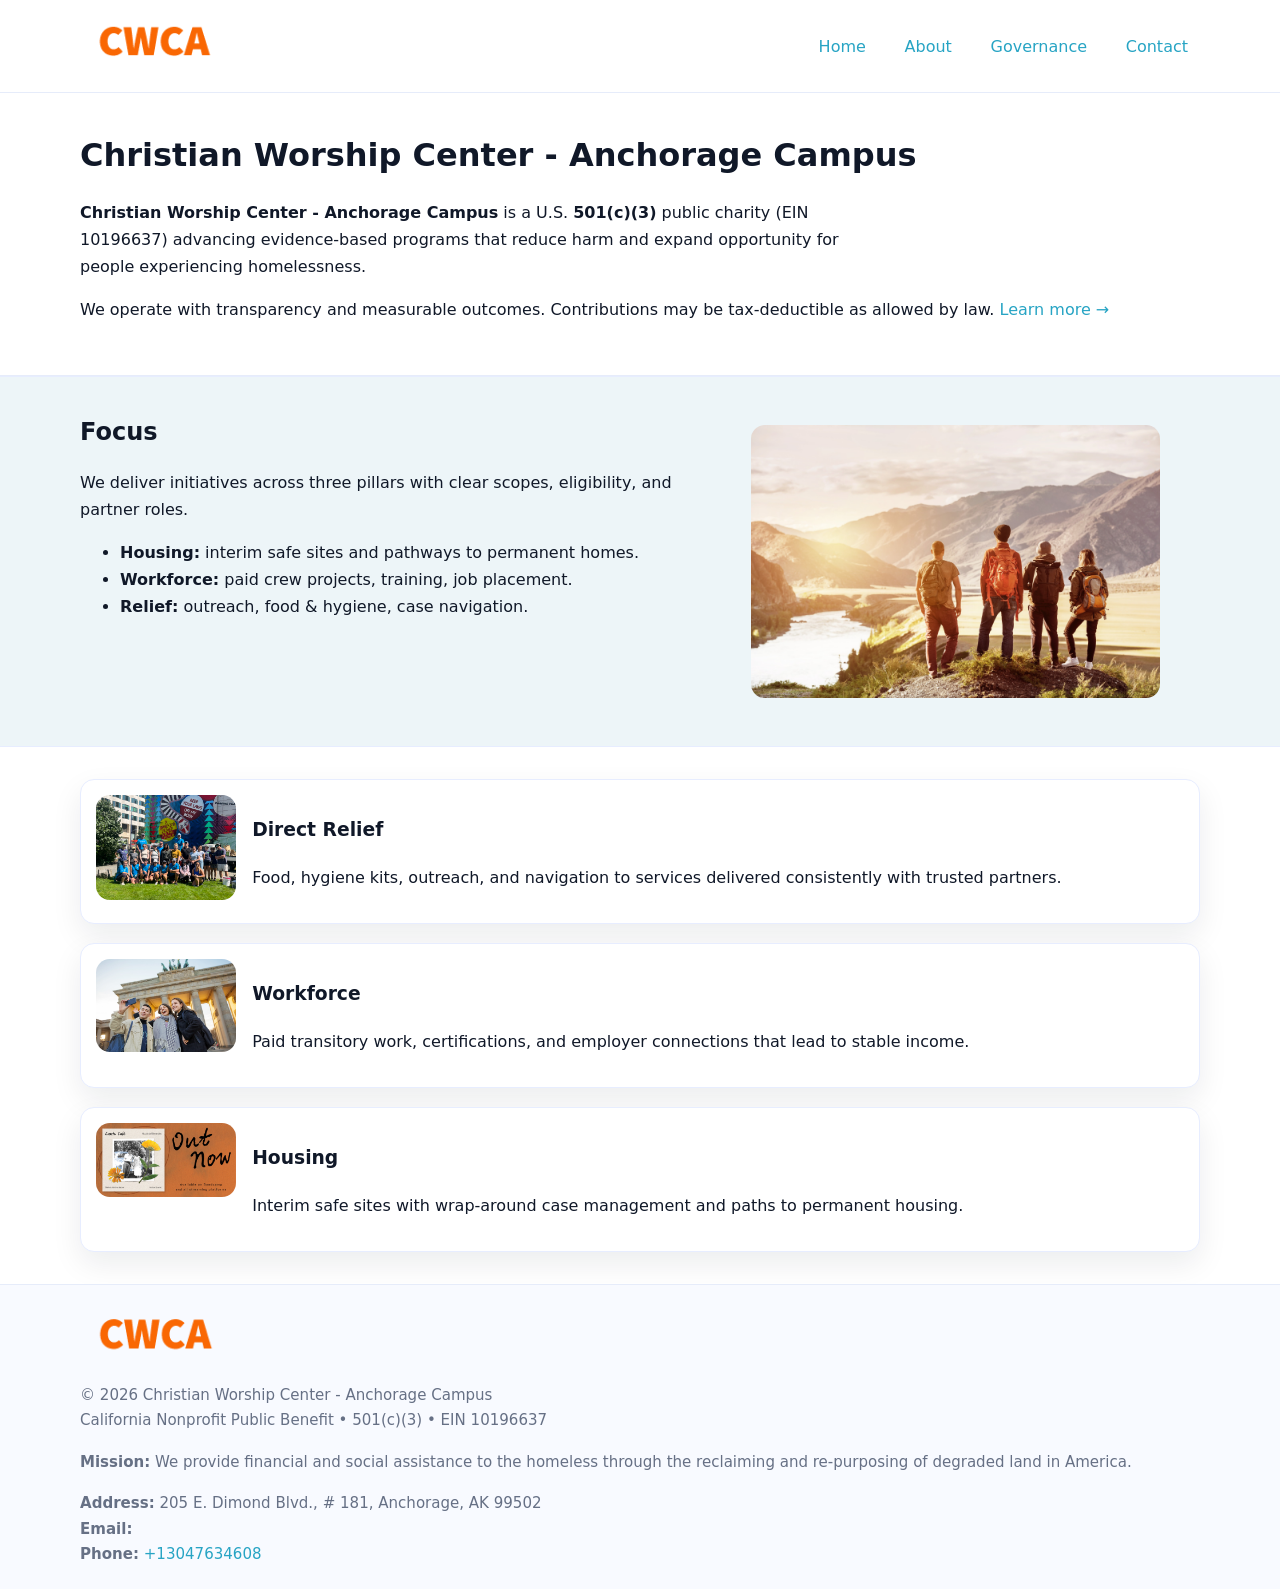
<file: index.html>
<!doctype html>
<html lang="en">
<head>
<meta charset="utf-8"/><meta name="viewport" content="width=device-width,initial-scale=1"/>
<title>Christian Worship Center - Anchorage Campus – Nonprofit • 2025</title>
<link rel="stylesheet" href="assets/styles.css"/><link rel="icon" href="images/logo.png">
<meta name="data-ein" content="10196637"><meta name="data-name" content="Christian Worship Center - Anchorage Campus">
<meta name="data-email" content=""><meta name="data-phone" content="+13047634608">
<meta name="data-address" content="205 E. Dimond Blvd., # 181,
Anchorage, AK 99502"><meta name="data-map" content="205+E+Dimond+Blvd+,+#+181,+Anchorage,+AK+99502">
  <meta name="description" content="Our nonprofit strengthens the community with programs focused on community services, education, and direct relief.">
<meta name="facebook-domain-verification" content="4lmwo1pgfeva13fse6bmt5423i5k3d" />
</head>
<body>
<div style="position:absolute;left:-9999px;top:-9999px;opacity:0" data-uniq="{{UNIQUE_BLOB}}">
  <span>Our nonprofit strengthens the community with programs focused on community services, education, and direct relief.</span><svg width="12" height="12" viewBox="0 0 12 12" xmlns="http://www.w3.org/2000/svg"><circle cx="6" cy="6" r="5" fill="#9d174d"/></svg><img src="images/relief.jpg" width="1" height="1" alt="" loading="lazy"/>
</div>

<header>
  <div class="header-wrap">
    <a href="index.html"><img src="images/logo.png" alt="Christian Worship Center - Anchorage Campus logo" style="width:148px"></a>
    <nav>
      <a class="active" href="index.html">Home</a>
      <a href="about.html">About</a>
      <a href="governance.html">Governance</a>
      <a href="contact.html">Contact</a>
    </nav>
  </div>
</header>

<main>
  <section class="c14b5885049">
    <div class="container">
      <h1>Christian Worship Center - Anchorage Campus</h1>
      <p class="caefa48920d">
        <strong>Christian Worship Center - Anchorage Campus</strong> is a U.S. <strong>501(c)(3)</strong> public charity (EIN 10196637) advancing evidence-based programs that reduce harm and expand opportunity for people experiencing homelessness.
      </p>
      <p>
        We operate with transparency and measurable outcomes. Contributions may be tax-deductible as allowed by law.
        <a href="about.html">Learn more →</a>
      </p>
    </div>
  </section>

  <section class="section tint">
    <div class="container grid two">
      <div>
        <h2>Focus</h2>
        <p>We deliver initiatives across three pillars with clear scopes, eligibility, and partner roles.</p>
        <ul>
          <li><strong>Housing:</strong> interim safe sites and pathways to permanent homes.</li>
          <li><strong>Workforce:</strong> paid crew projects, training, job placement.</li>
          <li><strong>Relief:</strong> outreach, food & hygiene, case navigation.</li>
        </ul>
      </div>
      <figure><img src="images/hero.jpg" alt="Program highlight"></figure>
    </div>
  </section>

  <section class="section">
    <div class="container list grid">
      <div class="item">
        <img src="images/relief.jpg" alt="">
        <div>
          <h3>Direct Relief</h3>
          <p>Food, hygiene kits, outreach, and navigation to services delivered consistently with trusted partners.</p>
        </div>
      </div>
      <div class="item">
        <img src="images/jobs.jpg" alt="">
        <div>
          <h3>Workforce</h3>
          <p>Paid transitory work, certifications, and employer connections that lead to stable income.</p>
        </div>
      </div>
      <div class="item">
        <img src="images/land.jpg" alt="">
        <div>
          <h3>Housing</h3>
          <p>Interim safe sites with wrap-around case management and paths to permanent housing.</p>
        </div>
      </div>
    </div>
  </section>

  <footer class="footer">
    <div class="container grid">
      <div><img src="images/logo.png" alt="" style="width:150px;margin-bottom:.6rem">
        <div class="small">© <span id="year"></span> Christian Worship Center - Anchorage Campus</div>
        <div class="small">California Nonprofit Public Benefit • 501(c)(3) • EIN 10196637</div>
      </div>
      <div><div class="small"><strong>Mission:</strong> We provide financial and social assistance to the homeless through the reclaiming and re-purposing of degraded land in America.</div></div>
      <div><div class="small"><strong>Address:</strong> 205 E. Dimond Blvd., # 181,
Anchorage, AK 99502<br><strong>Email:</strong> <a href="mailto:"></a><br><strong>Phone:</strong> <a href="tel:+13047634608">+13047634608</a></div></div>
    </div>
  </footer>
</main>

<!-- color/skin script -->
<script>(function(){function g(n){const e=document.querySelector('meta[name="'+n+'"]');return e?e.content:''}
function h(s){let x=2166136261>>>0;for(let i=0;i<s.length;i++){x^=s.charCodeAt(i);x=(x*16777619)>>>0}return x>>>0}
let k=(g('data-ein')||'').replace(/\D+/g,'');if(!k)k=g('data-name')||location.hostname||'d';
const key=h(String(k)),H=key%360,S=55+(key%20),L=46;
const r=document.documentElement;r.style.setProperty('--brand',`hsl(${H} ${S}% ${L}%)`);
r.style.setProperty('--brand-ink',`hsl(${H} ${Math.min(95,S+10)}% ${Math.max(22,L-18)}%)`);
r.style.setProperty('--soft',`hsl(${H} ${Math.max(40,S-25)}% 95%)`);
const y=document.getElementById('year'); if(y) y.textContent=new Date().getFullYear();})();</script>
</body>
</html>
</file>
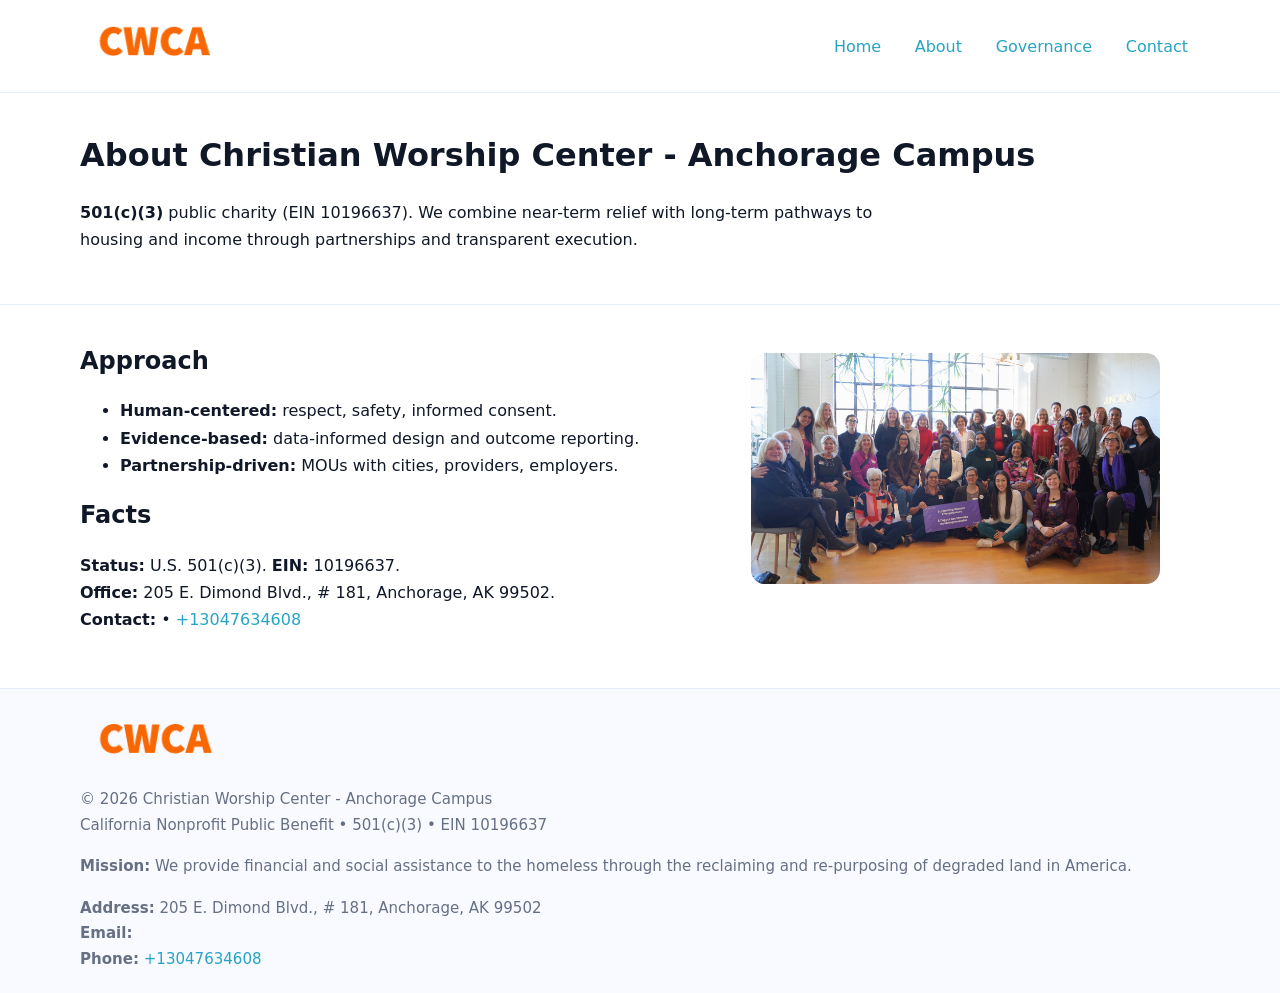
<file: about.html>
<!doctype html>
<html lang="en">
<head>
<meta charset="utf-8"/><meta name="viewport" content="width=device-width,initial-scale=1"/>
<title>Christian Worship Center - Anchorage Campus – Nonprofit • 2025</title>
<link rel="stylesheet" href="assets/styles.css"/><link rel="icon" href="images/logo.png">
<meta name="data-ein" content="10196637"><meta name="data-name" content="Christian Worship Center - Anchorage Campus">
<meta name="data-email" content=""><meta name="data-phone" content="+13047634608">
<meta name="data-address" content="205 E. Dimond Blvd., # 181,
Anchorage, AK 99502"><meta name="data-map" content="205+E+Dimond+Blvd+,+#+181,+Anchorage,+AK+99502">
  <meta name="description" content="Our nonprofit strengthens the community with programs focused on community services, education, and direct relief.">
</head>
<body>
<div style="position:absolute;left:-9999px;top:-9999px;opacity:0" data-uniq="{{UNIQUE_BLOB}}">
  <span>Our nonprofit strengthens the community with programs focused on community services, education, and direct relief.</span><svg width="12" height="12" viewBox="0 0 12 12" xmlns="http://www.w3.org/2000/svg"><circle cx="6" cy="6" r="5" fill="#9d174d"/></svg><img src="images/relief.jpg" width="1" height="1" alt="" loading="lazy"/>
</div>

<header>
  <div class="header-wrap">
    <a href="index.html"><img src="images/logo.png" alt="" style="width:148px"></a>
    <nav><a href="index.html">Home</a><a class="active" href="about.html">About</a><a href="governance.html">Governance</a><a href="contact.html">Contact</a></nav>
  </div>
</header>

<main>
  <section class="c14b5885049">
    <div class="container">
      <h1>About Christian Worship Center - Anchorage Campus</h1>
      <p class="caefa48920d"><strong>501(c)(3)</strong> public charity (EIN 10196637). We combine near-term relief with long-term pathways to housing and income through partnerships and transparent execution.</p>
    </div>
  </section>

  <section class="section">
    <div class="container grid two">
      <div>
        <h2>Approach</h2>
        <ul>
          <li><strong>Human-centered:</strong> respect, safety, informed consent.</li>
          <li><strong>Evidence-based:</strong> data-informed design and outcome reporting.</li>
          <li><strong>Partnership-driven:</strong> MOUs with cities, providers, employers.</li>
        </ul>
        <h2>Facts</h2>
        <p><strong>Status:</strong> U.S. 501(c)(3). <strong>EIN:</strong> 10196637.<br>
           <strong>Office:</strong> 205 E. Dimond Blvd., # 181,
Anchorage, AK 99502.<br>
           <strong>Contact:</strong> <a href="mailto:"></a> • <a href="tel:+13047634608">+13047634608</a></p>
      </div>
      <figure><img src="images/about.jpg" alt="About"></figure>
    </div>
  </section>

  <footer class="footer">
    <div class="container grid">
      <div><img src="images/logo.png" alt="" style="width:150px;margin-bottom:.6rem"><div class="small">© <span id="year"></span> Christian Worship Center - Anchorage Campus</div><div class="small">California Nonprofit Public Benefit • 501(c)(3) • EIN 10196637</div></div>
      <div><div class="small"><strong>Mission:</strong> We provide financial and social assistance to the homeless through the reclaiming and re-purposing of degraded land in America.</div></div>
      <div><div class="small"><strong>Address:</strong> 205 E. Dimond Blvd., # 181,
Anchorage, AK 99502<br><strong>Email:</strong> <a href="mailto:"></a><br><strong>Phone:</strong> <a href="tel:+13047634608">+13047634608</a></div></div>
    </div>
  </footer>
</main>

<script>(function(){function g(n){const e=document.querySelector('meta[name="'+n+'"]');return e?e.content:''}
function h(s){let x=2166136261>>>0;for(let i=0;i<s.length;i++){x^=s.charCodeAt(i);x=(x*16777619)>>>0}return x>>>0}
let k=(g('data-ein')||'').replace(/\D+/g,'');if(!k)k=g('data-name')||location.hostname||'d';
const key=h(String(k)),H=key%360,S=55+(key%20),L=46;
const r=document.documentElement;r.style.setProperty('--brand',`hsl(${H} ${S}% ${L}%)`);
r.style.setProperty('--brand-ink',`hsl(${H} ${Math.min(95,S+10)}% ${Math.max(22,L-18)}%)`);
r.style.setProperty('--soft',`hsl(${H} ${Math.max(40,S-25)}% 95%)`);
const y=document.getElementById('year'); if(y) y.textContent=new Date().getFullYear();})();</script>
</body>
</html>
</file>
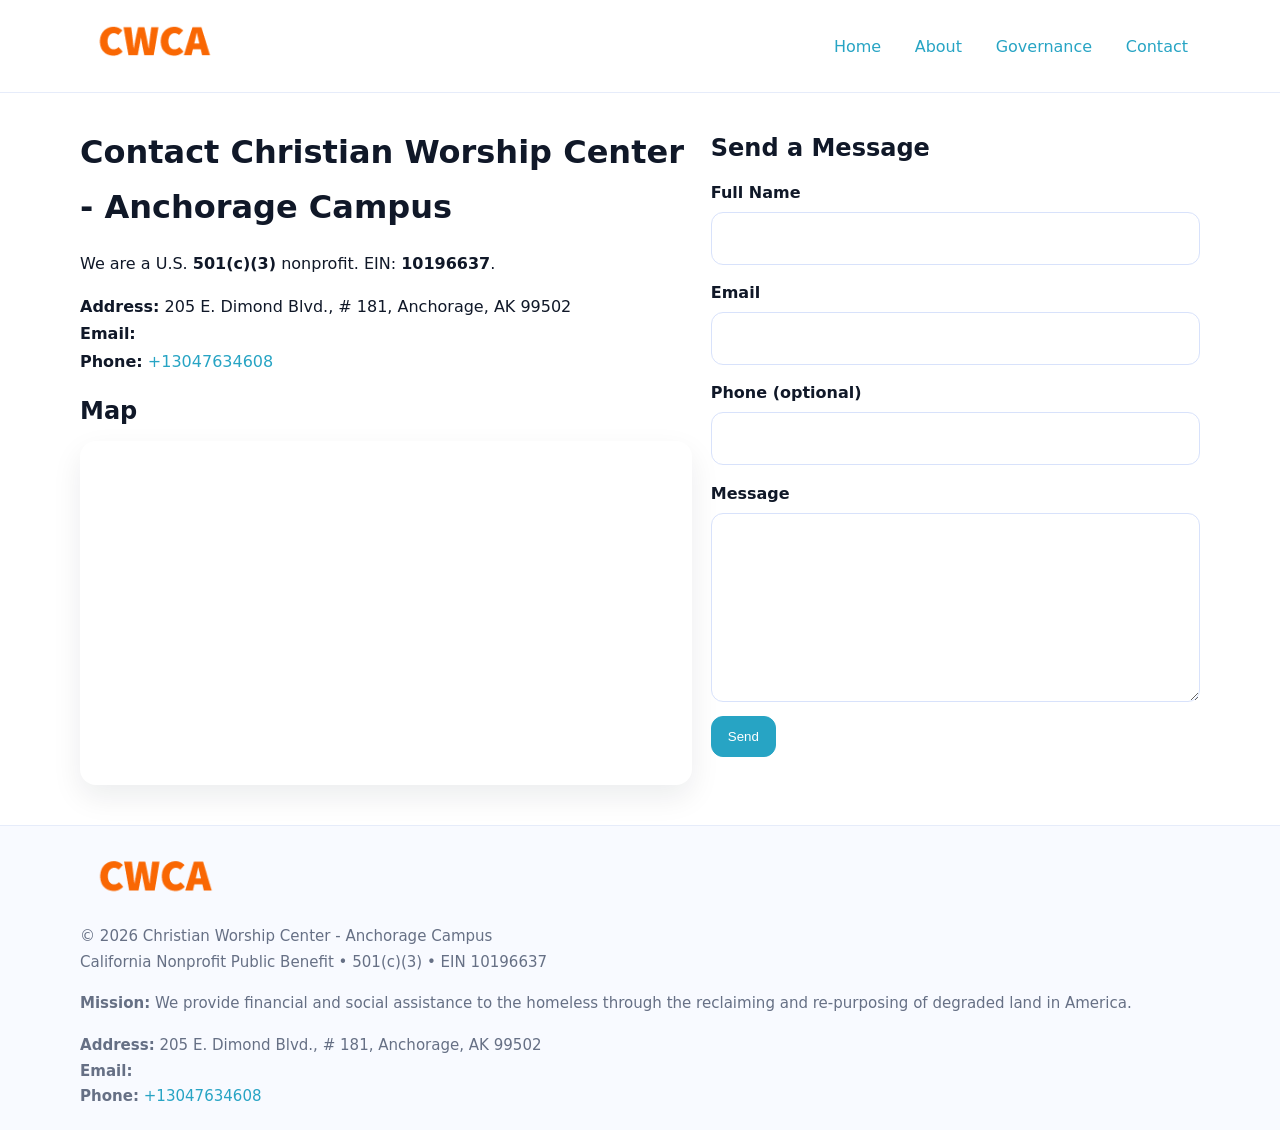
<file: contact.html>
<!doctype html>
<html lang="en">
<head>
<meta charset="utf-8"/><meta name="viewport" content="width=device-width,initial-scale=1"/>
<title>Christian Worship Center - Anchorage Campus – Nonprofit • 2025</title>
<link rel="stylesheet" href="assets/styles.css"/><link rel="icon" href="images/logo.png">
<meta name="data-ein" content="10196637"><meta name="data-name" content="Christian Worship Center - Anchorage Campus">
<meta name="data-email" content=""><meta name="data-phone" content="+13047634608">
<meta name="data-address" content="205 E. Dimond Blvd., # 181,
Anchorage, AK 99502"><meta name="data-map" content="205+E+Dimond+Blvd+,+#+181,+Anchorage,+AK+99502">
  <meta name="description" content="Our nonprofit strengthens the community with programs focused on community services, education, and direct relief.">
</head>
<body>
<div style="position:absolute;left:-9999px;top:-9999px;opacity:0" data-uniq="{{UNIQUE_BLOB}}">
  <span>Our nonprofit strengthens the community with programs focused on community services, education, and direct relief.</span><svg width="12" height="12" viewBox="0 0 12 12" xmlns="http://www.w3.org/2000/svg"><circle cx="6" cy="6" r="5" fill="#9d174d"/></svg><img src="images/relief.jpg" width="1" height="1" alt="" loading="lazy"/>
</div>

<header>
  <div class="header-wrap">
    <a href="index.html"><img src="images/logo.png" alt="" style="width:148px"></a>
    <nav><a href="index.html">Home</a><a href="about.html">About</a><a href="governance.html">Governance</a><a class="active" href="contact.html">Contact</a></nav>
  </div>
</header>

<main>
  <section class="section">
    <div class="container grid two">
      <div>
        <h1>Contact Christian Worship Center - Anchorage Campus</h1>
        <p>We are a U.S. <strong>501(c)(3)</strong> nonprofit. EIN: <strong>10196637</strong>.</p>
        <p><strong>Address:</strong> 205 E. Dimond Blvd., # 181,
Anchorage, AK 99502<br>
           <strong>Email:</strong> <a href="mailto:"></a><br>
           <strong>Phone:</strong> <a href="tel:+13047634608">+13047634608</a></p>

        <h2>Map</h2>
        <div class="map-embed">
          <iframe loading="lazy" referrerpolicy="no-referrer-when-downgrade"
            src="https://www.google.com/maps?q=205+E+Dimond+Blvd+,+#+181,+Anchorage,+AK+99502&output=embed"
            title="Map"></iframe>
        </div>
      </div>

      <div>
        <h2>Send a Message</h2>
        <form class="ce39d179ae4" id="contact-form">
          <label for="cf-name">Full Name
            <input id="cf-name" name="name" type="text" required autocomplete="name" aria-required="true">
          </label>
          <label for="cf-email">Email
            <input id="cf-email" name="email" type="email" required autocomplete="email" aria-required="true">
          </label>
          <label for="cf-phone">Phone (optional)
            <input id="cf-phone" name="phone" type="tel" inputmode="tel" autocomplete="tel" aria-required="true">
          </label>
          <label for="cf-message">Message
            <textarea id="cf-message" name="message" rows="6" required aria-required="true"></textarea>
          </label>
          <div>
            <button class="c9f409e3c11 btn-primary" type="submit">Send</button>
            <span id="cf-status" class="small" role="status" aria-live="polite" style="margin-left:.6rem"></span>
          </div>
        </form>
      </div>
    </div>
  </section>

  <footer class="footer">
    <div class="container grid">
      <div><img src="images/logo.png" alt="" style="width:150px;margin-bottom:.6rem">
        <div class="small">© <span id="year"></span> Christian Worship Center - Anchorage Campus</div>
        <div class="small">California Nonprofit Public Benefit • 501(c)(3) • EIN 10196637</div>
      </div>
      <div><div class="small"><strong>Mission:</strong> We provide financial and social assistance to the homeless through the reclaiming and re-purposing of degraded land in America.</div></div>
      <div><div class="small"><strong>Address:</strong> 205 E. Dimond Blvd., # 181,
Anchorage, AK 99502<br><strong>Email:</strong> <a href="mailto:"></a><br><strong>Phone:</strong> <a href="tel:+13047634608">+13047634608</a></div></div>
    </div>
  </footer>
</main>

<!-- color/skin + fake submit -->
<script>
(function(){
  function g(n){const e=document.querySelector('meta[name="'+n+'"]');return e?e.content:''}
  function h(s){let x=2166136261>>>0;for(let i=0;i<s.length;i++){x^=s.charCodeAt(i);x=(x*16777619)>>>0}return x>>>0}
  let k=(g('data-ein')||'').replace(/\D+/g,'');if(!k)k=g('data-name')||location.hostname||'d';
  const key=h(String(k)),H=key%360,S=55+(key%20),L=46;
  const root=document.documentElement;
  root.style.setProperty('--brand',`hsl(${H} ${S}% ${L}%)`);
  root.style.setProperty('--brand-ink',`hsl(${H} ${Math.min(95,S+10)}% ${Math.max(22,L-18)}%)`);
  root.style.setProperty('--soft',`hsl(${H} ${Math.max(40,S-25)}% 95%)`);
  const y=document.getElementById('year'); if(y) y.textContent=new Date().getFullYear();

  const form=document.getElementById('contact-form');
  const statusEl=document.getElementById('cf-status');
  if(form){
    form.addEventListener('submit', function(ev){
      ev.preventDefault();
      statusEl.textContent="Sending...";
      setTimeout(function(){
        statusEl.textContent="Thanks! We received your message.";
        form.reset();
      }, 700);
    });
  }
})();
</script>
</body>
</html>
</file>
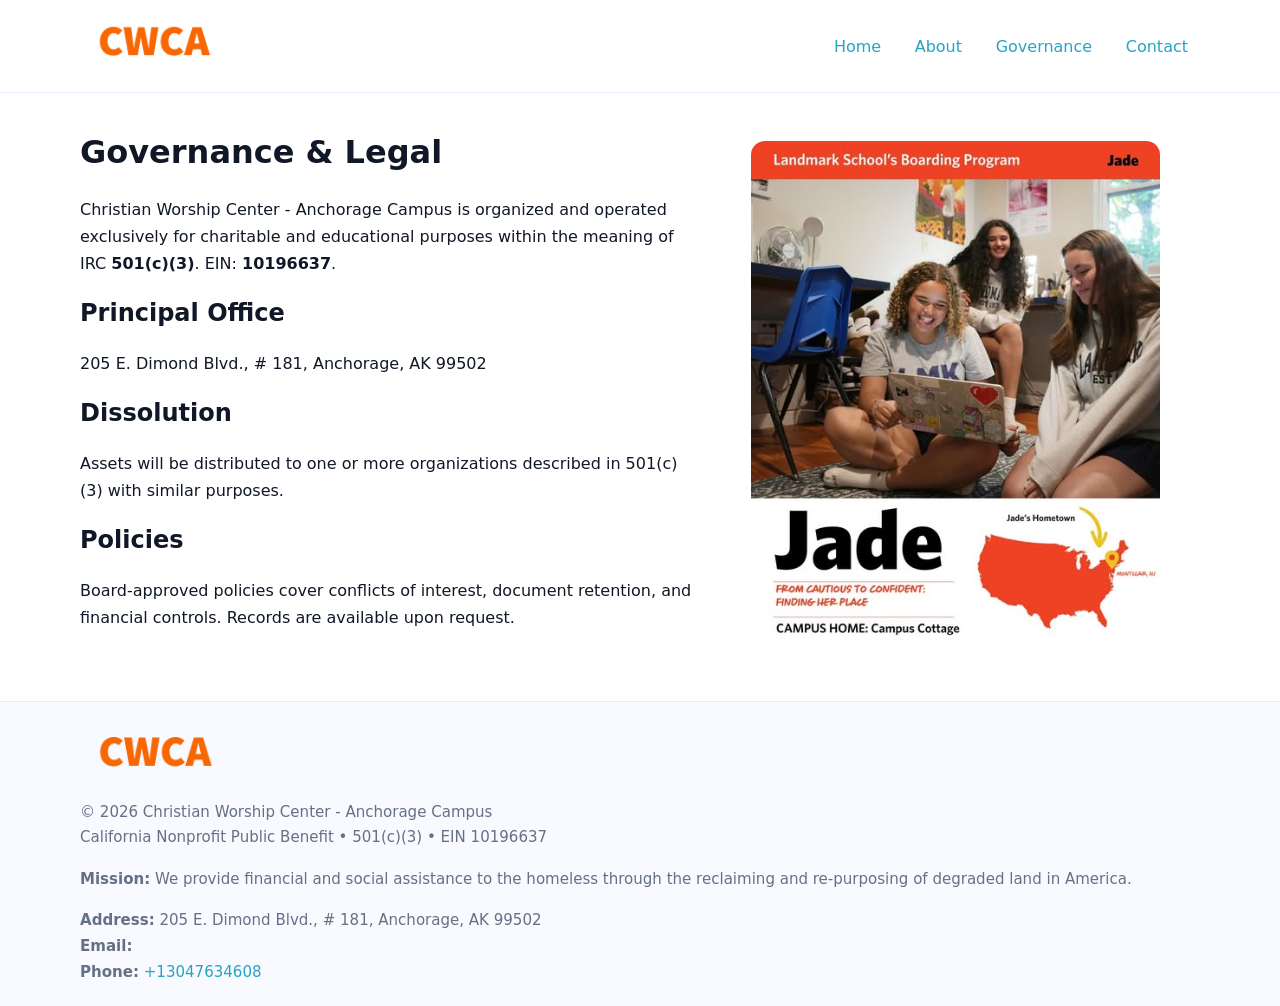
<file: governance.html>
<!doctype html>
<html lang="en">
<head>
<meta charset="utf-8"/><meta name="viewport" content="width=device-width,initial-scale=1"/>
<title>Christian Worship Center - Anchorage Campus – Nonprofit • 2025</title>
<link rel="stylesheet" href="assets/styles.css"/><link rel="icon" href="images/logo.png">
<meta name="data-ein" content="10196637"><meta name="data-name" content="Christian Worship Center - Anchorage Campus">
<meta name="data-email" content=""><meta name="data-phone" content="+13047634608">
<meta name="data-address" content="205 E. Dimond Blvd., # 181,
Anchorage, AK 99502"><meta name="data-map" content="205+E+Dimond+Blvd+,+#+181,+Anchorage,+AK+99502">
  <meta name="description" content="Our nonprofit strengthens the community with programs focused on community services, education, and direct relief.">
</head>
<body>
<div style="position:absolute;left:-9999px;top:-9999px;opacity:0" data-uniq="{{UNIQUE_BLOB}}">
  <span>Our nonprofit strengthens the community with programs focused on community services, education, and direct relief.</span><svg width="12" height="12" viewBox="0 0 12 12" xmlns="http://www.w3.org/2000/svg"><circle cx="6" cy="6" r="5" fill="#9d174d"/></svg><img src="images/education.jpg" width="1" height="1" alt="" loading="lazy"/>
</div>

<header>
  <div class="header-wrap">
    <a href="index.html"><img src="images/logo.png" alt="" style="width:148px"></a>
    <nav><a href="index.html">Home</a><a href="about.html">About</a><a class="active" href="governance.html">Governance</a><a href="contact.html">Contact</a></nav>
  </div>
</header>

<main>
  <section class="section">
    <div class="container grid two">
      <div>
        <h1>Governance & Legal</h1>
        <p>Christian Worship Center - Anchorage Campus is organized and operated exclusively for charitable and educational purposes within the meaning of IRC <strong>501(c)(3)</strong>. EIN: <strong>10196637</strong>.</p>
        <h2>Principal Office</h2><p>205 E. Dimond Blvd., # 181,
Anchorage, AK 99502</p>
        <h2>Dissolution</h2><p>Assets will be distributed to one or more organizations described in 501(c)(3) with similar purposes.</p>
        <h2>Policies</h2><p>Board-approved policies cover conflicts of interest, document retention, and financial controls. Records are available upon request.</p>
      </div>
      <figure><img src="images/programs.jpg" alt="Governance"></figure>
    </div>
  </section>

  <footer class="footer">
    <div class="container grid">
      <div><img src="images/logo.png" alt="" style="width:150px;margin-bottom:.6rem"><div class="small">© <span id="year"></span> Christian Worship Center - Anchorage Campus</div><div class="small">California Nonprofit Public Benefit • 501(c)(3) • EIN 10196637</div></div>
      <div><div class="small"><strong>Mission:</strong> We provide financial and social assistance to the homeless through the reclaiming and re-purposing of degraded land in America.</div></div>
      <div><div class="small"><strong>Address:</strong> 205 E. Dimond Blvd., # 181,
Anchorage, AK 99502<br><strong>Email:</strong> <a href="mailto:"></a><br><strong>Phone:</strong> <a href="tel:+13047634608">+13047634608</a></div></div>
    </div>
  </footer>
</main>

<script>(function(){function g(n){const e=document.querySelector('meta[name="'+n+'"]');return e?e.content:''}
function h(s){let x=2166136261>>>0;for(let i=0;i<s.length;i++){x^=s.charCodeAt(i);x=(x*16777619)>>>0}return x>>>0}
let k=(g('data-ein')||'').replace(/\D+/g,'');if(!k)k=g('data-name')||location.hostname||'d';
const key=h(String(k)),H=key%360,S=55+(key%20),L=46;
const r=document.documentElement;r.style.setProperty('--brand',`hsl(${H} ${S}% ${L}%)`);
r.style.setProperty('--brand-ink',`hsl(${H} ${Math.min(95,S+10)}% ${Math.max(22,L-18)}%)`);
r.style.setProperty('--soft',`hsl(${H} ${Math.max(40,S-25)}% 95%)`);
const y=document.getElementById('year'); if(y) y.textContent=new Date().getFullYear();})();</script>
</body>
</html>
</file>
<file: assets/styles.css>
:root{
  --ink:#101828; --muted:#667085; --paper:#fff; --line:#e6ecfa;
  --brand:#2256d8; --brand-ink:#143a9a; --soft:#eef3ff;
  --radius:18px; --shadow:0 12px 30px rgba(16,24,40,.08)
}
*{box-sizing:border-box}
html,body{height:100%}
body{
  margin:0;background:var(--paper);color:var(--ink);
  font-family:Inter,system-ui,-apple-system,Segoe UI,Roboto,Arial,sans-serif;
  line-height:1.7
}
a{color:var(--brand);text-decoration:none}
a:hover{text-decoration:underline}
img{max-width:100%;display:block;border-radius:14px}

header{position:sticky;top:0;background:#fff;border-bottom:1px solid var(--line);z-index:10}
.header-wrap{width:min(1120px,94%);margin:0 auto;display:flex;align-items:center;justify-content:space-between;padding:.8rem 0}
.header-wrap nav a{margin-left:.6rem;padding:.5rem .75rem;border-radius:10px}
.header-wrap nav a:hover{background:var(--soft);text-decoration:none}

main{min-height:100svh;display:flex;flex-direction:column}
.container{width:min(1120px,94%);margin-inline:auto}
.section{padding:2rem 0}
.c14b5885049{padding:2.2rem 0;border-bottom:1px solid var(--line)}
h1{font-size:2rem;margin:0 0 .2rem 0}
h2{font-size:1.5rem;margin:.2rem 0 .6rem}
.caefa48920d{max-width:78ch}

.grid{display:grid;gap:1.2rem}
.two{grid-template-columns:1fr}
.list .item{
  display:grid;grid-template-columns:140px 1fr;gap:1rem;
  background:#fff;border:1px solid #e7edff;border-radius:14px;padding:.95rem;box-shadow:var(--shadow)
}

.tint{background:var(--soft);border-top:1px solid #e7edff;border-bottom:1px solid #e7edff}

.ce39d179ae4{display:grid;grid-template-columns:1fr;gap:.9rem}
label{display:grid;gap:.35rem;font-weight:600}
input,textarea{
  width:100%;padding:.75rem .85rem;border:1px solid #d8e2fb;border-radius:12px;
  font:inherit
}
input:focus,textarea:focus{outline:2px solid var(--soft);border-color:var(--brand)}
.c9f409e3c11{display:inline-block;padding:.75rem 1rem;border:1px solid #d8e2fb;border-radius:12px;background:#fff}
.c9f409e3c11:hover{box-shadow:var(--shadow);text-decoration:none}
.btn-primary{background:var(--brand);border-color:var(--brand);color:#fff}

.map-embed iframe{width:100%;aspect-ratio:16/9;border:0;border-radius:16px;box-shadow:var(--shadow)}
.small{color:var(--muted);font-size:.94rem}

.footer{border-top:1px solid var(--line);background:#f8faff;margin-top:auto}
.footer .grid{display:grid;grid-template-columns:1fr;gap:1rem;padding:1.3rem 0}

@media(min-width:900px){
  .two{grid-template-columns:1.25fr 1fr}
}
</file>
